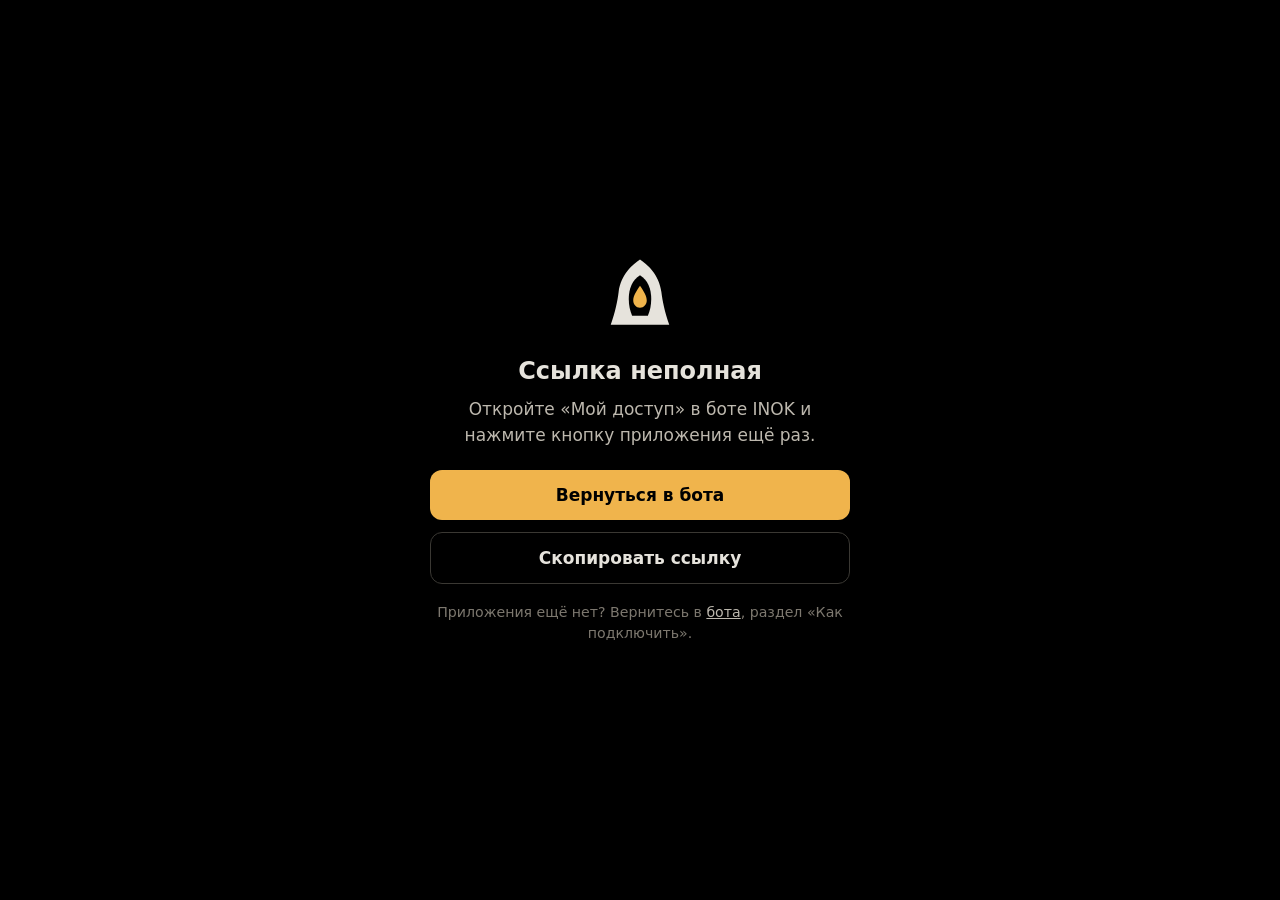
<file: add/index.html>
<!doctype html>
<html lang="ru">
<head>
<meta charset="utf-8">
<meta name="viewport" content="width=device-width, initial-scale=1">
<meta name="robots" content="noindex">
<title>INOK — добавить подписку</title>
<link rel="icon" href="/static/img/favicon.svg" type="image/svg+xml">
<style>
  /* страница-переходник: Telegram не открывает happ:// и подобные ссылки из кнопок, а браузер открывает */
  :root { color-scheme: dark; }
  body { margin: 0; min-height: 100vh; display: grid; place-items: center; background: #000; color: #E6E3DC;
         font: 17px/1.5 system-ui, -apple-system, "Segoe UI", sans-serif; padding: 24px; box-sizing: border-box; }
  main { max-width: 420px; width: 100%; text-align: center; }
  svg { width: 72px; height: 72px; }
  h1 { font-size: 24px; margin: 18px 0 8px; font-weight: 600; }
  p { color: #BDB8AE; margin: 0 0 22px; }
  a.btn, button { display: block; width: 100%; box-sizing: border-box; padding: 15px 18px; margin: 0 0 12px; border-radius: 12px;
                  font: 600 17px system-ui, sans-serif; text-decoration: none; cursor: pointer; border: 0; }
  a.btn { background: #F0B44C; color: #000; }
  button { background: transparent; color: #E6E3DC; border: 1px solid #3a3833; }
  small { display: block; color: #7d786f; margin-top: 18px; }
  small a { color: #BDB8AE; }
</style>
</head>
<body>
<main>
  <svg viewBox="0 0 32 32" aria-hidden="true">
    <path d="M16 1.5C13 3.5 7.5 8 6.5 16 6 20 5 25 3 30.5H29C27 25 26 20 25.5 16 24.5 8 19 3.5 16 1.5Z" fill="#E6E3DC"/>
    <path d="M16 8.5C12.6 10.5 11 14.5 11 19 11 22 11.6 24.5 12.5 26.5H19.5C20.4 24.5 21 22 21 19 21 14.5 19.4 10.5 16 8.5Z" fill="#000"/>
    <path d="M16 13.2C17.7 15.8 19 17.6 19 19.8 19 21.6 17.7 23 16 23S13 21.6 13 19.8C13 17.6 14.3 15.8 16 13.2Z" fill="#F0B44C"/>
  </svg>
  <h1 id="title">Открываем приложение…</h1>
  <p id="lead">Если ничего не произошло, нажмите кнопку ниже. Приложение должно быть уже установлено.</p>
  <a class="btn" id="open" href="#">Открыть в приложении</a>
  <button type="button" id="copy">Скопировать ссылку</button>
  <small>Приложения ещё нет? Вернитесь в <a href="https://t.me/inokvpn_bot?start=apps">бота</a>, раздел «Как подключить».</small>
</main>
<script>
  // ссылка-подписка лежит после # и не уходит на сервер; ?app= говорит, какое приложение открыть
  const SCHEMES = { happ: "happ://add/", v2raytun: "v2raytun://import/", hiddify: "hiddify://import/" };
  const NAMES = { happ: "Happ", v2raytun: "v2RayTun", hiddify: "Hiddify" };
  const app = new URLSearchParams(location.search).get("app");
  const sub = decodeURIComponent(location.hash.slice(1));
  const ok = SCHEMES[app] && /^https:\/\//.test(sub);
  const $ = (id) => document.getElementById(id);
  if (!ok) {
    $("title").textContent = "Ссылка неполная";
    $("lead").textContent = "Откройте «Мой доступ» в боте INOK и нажмите кнопку приложения ещё раз.";
    $("open").href = "https://t.me/inokvpn_bot?start=key";
    $("open").textContent = "Вернуться в бота";
    $("copy").hidden = true;
  } else {
    const deeplink = SCHEMES[app] + sub;
    $("title").textContent = "Открываем " + NAMES[app] + "…";
    $("open").href = deeplink;
    $("open").textContent = "Открыть в " + NAMES[app];
    $("copy").addEventListener("click", async () => {
      try { await navigator.clipboard.writeText(sub); $("copy").textContent = "Скопировано"; }
      catch { prompt("Скопируйте ссылку:", sub); }
    });
    setTimeout(() => { location.href = deeplink; }, 300);
  }
</script>
</body>
</html>
</file>
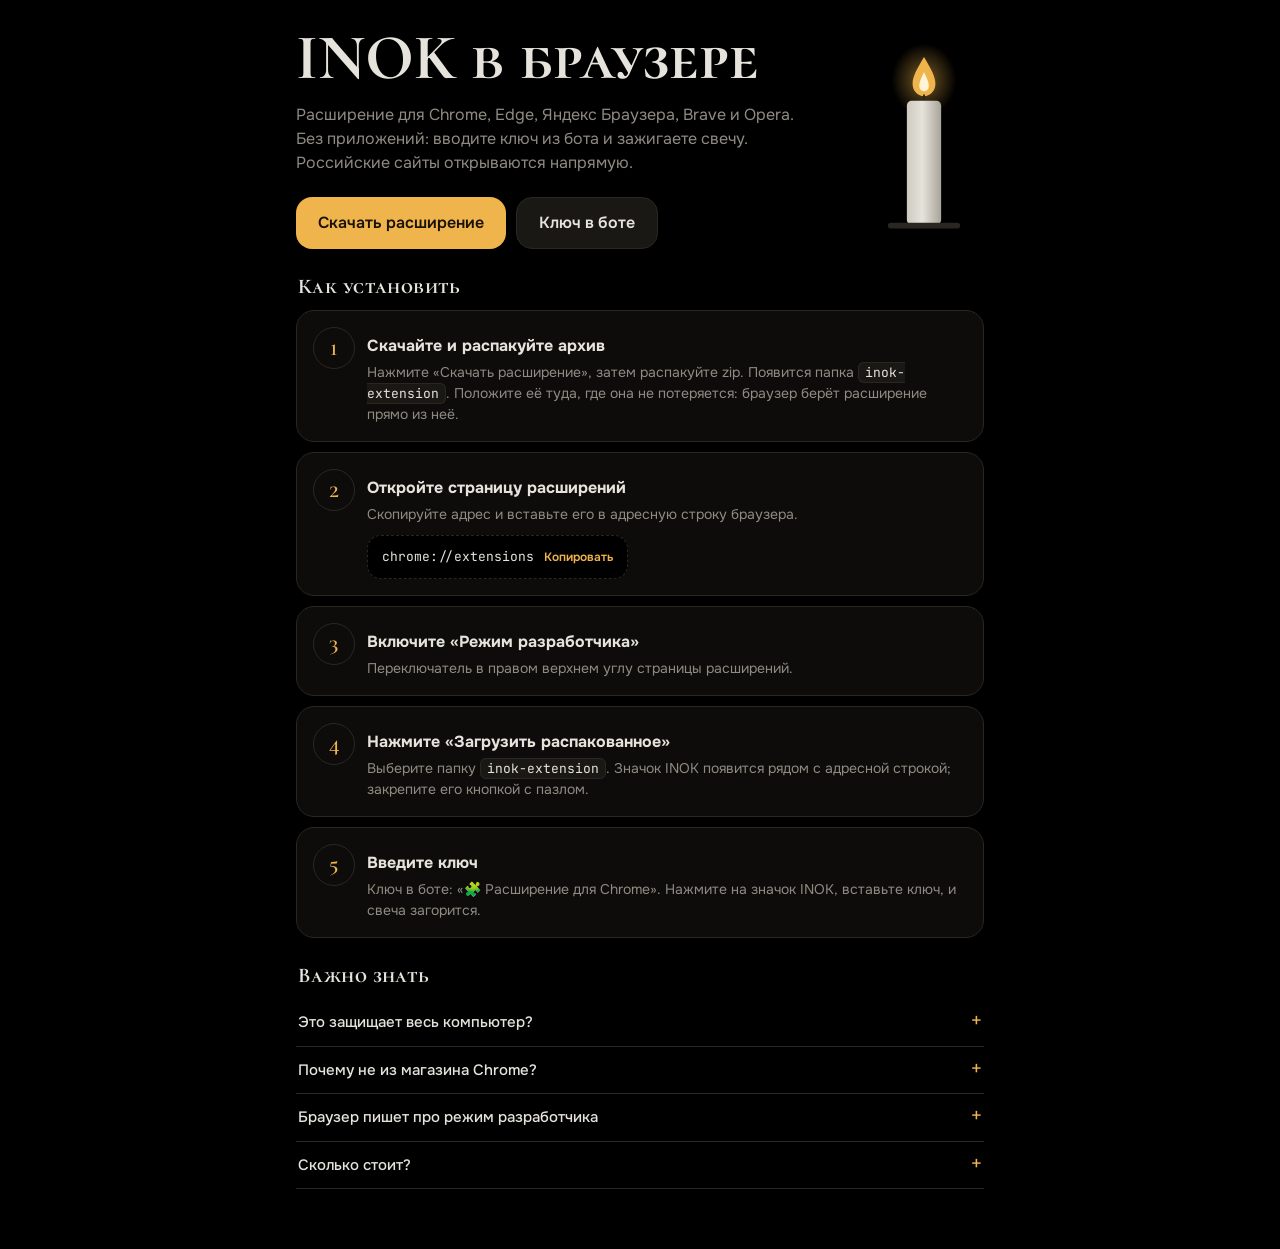
<file: static/ext/index.html>
<!doctype html>
<html lang="ru">
<head>
  <meta charset="utf-8">
  <meta name="viewport" content="width=device-width, initial-scale=1">
  <title>INOK для Chrome</title>
  <meta name="description" content="Расширение INOK: VPN прямо в браузере, один ключ и одна кнопка.">
  <meta name="theme-color" content="#000000">
  <link rel="icon" href="/static/img/favicon.svg" type="image/svg+xml">
  <link rel="preconnect" href="https://fonts.googleapis.com">
  <link rel="preconnect" href="https://fonts.gstatic.com" crossorigin>
  <link href="https://fonts.googleapis.com/css2?family=Cormorant+Unicase:wght@600;700&family=Onest:wght@400;500;600&family=JetBrains+Mono:wght@400;500&display=swap&subset=cyrillic" rel="stylesheet">
  <link rel="stylesheet" href="/static/tg/app.css?v=2">
  <style>
    #app { max-width: 720px; padding-top: 28px; padding-bottom: 60px; }
    .hero { display: grid; grid-template-columns: 1fr auto; gap: 24px; align-items: center; margin-bottom: 8px; }
    .hero h1 { font: 700 clamp(40px, 8vw, 64px)/.95 var(--serif); margin: 0 0 14px; }
    .hero p { color: var(--ash); max-width: 46ch; margin: 0 0 22px; font-size: 16px; }
    .hero .candle { width: 120px; height: 200px; }
    .dl { display: flex; gap: 10px; flex-wrap: wrap; }
    .dl .btn { width: auto; padding: 0 22px; }
    ol.how { list-style: none; counter-reset: s; padding: 0; margin: 0; display: grid; gap: 10px; }
    ol.how li { counter-increment: s; display: grid; grid-template-columns: 40px 1fr; gap: 14px; align-items: start; background: var(--coal); border: 1px solid var(--line); border-radius: 18px; padding: 16px; }
    ol.how li::before { content: counter(s); width: 40px; height: 40px; border-radius: 50%; display: grid; place-items: center; font: 600 22px var(--serif); color: var(--candle); border: 1px solid var(--line); }
    ol.how b { display: block; margin: 7px 0 4px; font-size: 16px; }
    ol.how p { margin: 0; color: var(--ash); font-size: 14px; }
    ol.how .copy { margin-top: 10px; width: auto; display: inline-flex; word-break: normal; white-space: nowrap; }
    kbd { font: 13px var(--mono); background: var(--soot); border: 1px solid var(--line); border-radius: 6px; padding: 1px 6px; color: var(--bone); }
    @media (max-width: 560px) { .hero { grid-template-columns: 1fr; } .hero .candle { display: none; } }
  </style>
</head>
<body>
  <main id="app">
    <section class="hero">
      <div>
        <h1>INOK в браузере</h1>
        <p>Расширение для Chrome, Edge, Яндекс Браузера, Brave и Opera. Без приложений: вводите ключ из бота и зажигаете свечу. Российские сайты открываются напрямую.</p>
        <div class="dl">
          <a class="btn btn-gold" href="/static/ext/inok-extension.zip" download>Скачать расширение</a>
          <a class="btn btn-line" href="https://t.me/inokvpn_bot?start=ext" target="_blank" rel="noopener">Ключ в боте</a>
        </div>
      </div>
      <svg class="candle" viewBox="0 0 112 210" aria-hidden="true">
        <defs><radialGradient id="h"><stop offset="0" stop-color="#F0B44C" stop-opacity=".5"/><stop offset="1" stop-color="#F0B44C" stop-opacity="0"/></radialGradient>
        <linearGradient id="w" x1="0" x2="1"><stop offset="0" stop-color="#cfcabf"/><stop offset=".45" stop-color="#E6E3DC"/><stop offset="1" stop-color="#a9a499"/></linearGradient></defs>
        <ellipse class="halo" cx="56" cy="44" rx="34" ry="38" fill="url(#h)"/>
        <path class="flame" d="M56 20C63 32 68 40 68 48 68 56 62 61 56 61 50 61 44 56 44 48 44 40 49 32 56 20Z" fill="#F0B44C"/>
        <path class="flame" d="M56 36C59 42 61 46 61 50 61 54 59 56 56 56 53 56 51 54 51 50 51 46 53 42 56 36Z" fill="#fff4d6"/>
        <rect x="55" y="59" width="2" height="8" rx="1" fill="#2a2723"/>
        <rect x="38" y="66" width="36" height="130" rx="5" fill="url(#w)"/>
        <rect x="18" y="194" width="76" height="6" rx="3" fill="#2a2723"/>
      </svg>
    </section>

    <div class="block">
      <h3>Как установить</h3>
      <ol class="how">
        <li><div><b>Скачайте и распакуйте архив</b><p>Нажмите «Скачать расширение», затем распакуйте zip. Появится папка <kbd>inok-extension</kbd>. Положите её туда, где она не потеряется: браузер берёт расширение прямо из неё.</p></div></li>
        <li><div><b>Откройте страницу расширений</b><p>Скопируйте адрес и вставьте его в адресную строку браузера.</p><button class="copy" data-copy="chrome://extensions">chrome://extensions<em>Копировать</em></button></div></li>
        <li><div><b>Включите «Режим разработчика»</b><p>Переключатель в правом верхнем углу страницы расширений.</p></div></li>
        <li><div><b>Нажмите «Загрузить распакованное»</b><p>Выберите папку <kbd>inok-extension</kbd>. Значок INOK появится рядом с адресной строкой; закрепите его кнопкой с пазлом.</p></div></li>
        <li><div><b>Введите ключ</b><p>Ключ в боте: «🧩 Расширение для Chrome». Нажмите на значок INOK, вставьте ключ, и свеча загорится.</p></div></li>
      </ol>
    </div>

    <div class="block">
      <h3>Важно знать</h3>
      <details class="faq"><summary>Это защищает весь компьютер?</summary><p>Нет, только браузер. Для всех программ и телефона используйте приложение по ссылке-подписке из бота.</p></details>
      <details class="faq"><summary>Почему не из магазина Chrome?</summary><p>Мы готовим публикацию в Chrome Web Store. Пока расширение ставится вручную, это безопасно: весь код открыт в папке, которую вы скачали.</p></details>
      <details class="faq"><summary>Браузер пишет про режим разработчика</summary><p>Так Chrome предупреждает обо всех расширениях не из магазина. Закройте подсказку: расширение продолжит работать.</p></details>
      <details class="faq"><summary>Сколько стоит?</summary><p>Ничего дополнительно. Ключ работает, пока активна ваша подписка INOK. Не передавайте его другим: ключ привязан к вашему аккаунту.</p></details>
    </div>
  </main>
  <div class="toast" id="toast" role="status"></div>
  <script>
    document.addEventListener("click", async (e) => {
      const b = e.target.closest("[data-copy]");
      if (!b) return;
      try { await navigator.clipboard.writeText(b.dataset.copy); } catch (_) {}
      const t = document.getElementById("toast");
      t.textContent = "Скопировано"; t.classList.add("show");
      setTimeout(() => t.classList.remove("show"), 1800);
    });
  </script>
</body>
</html>
</file>
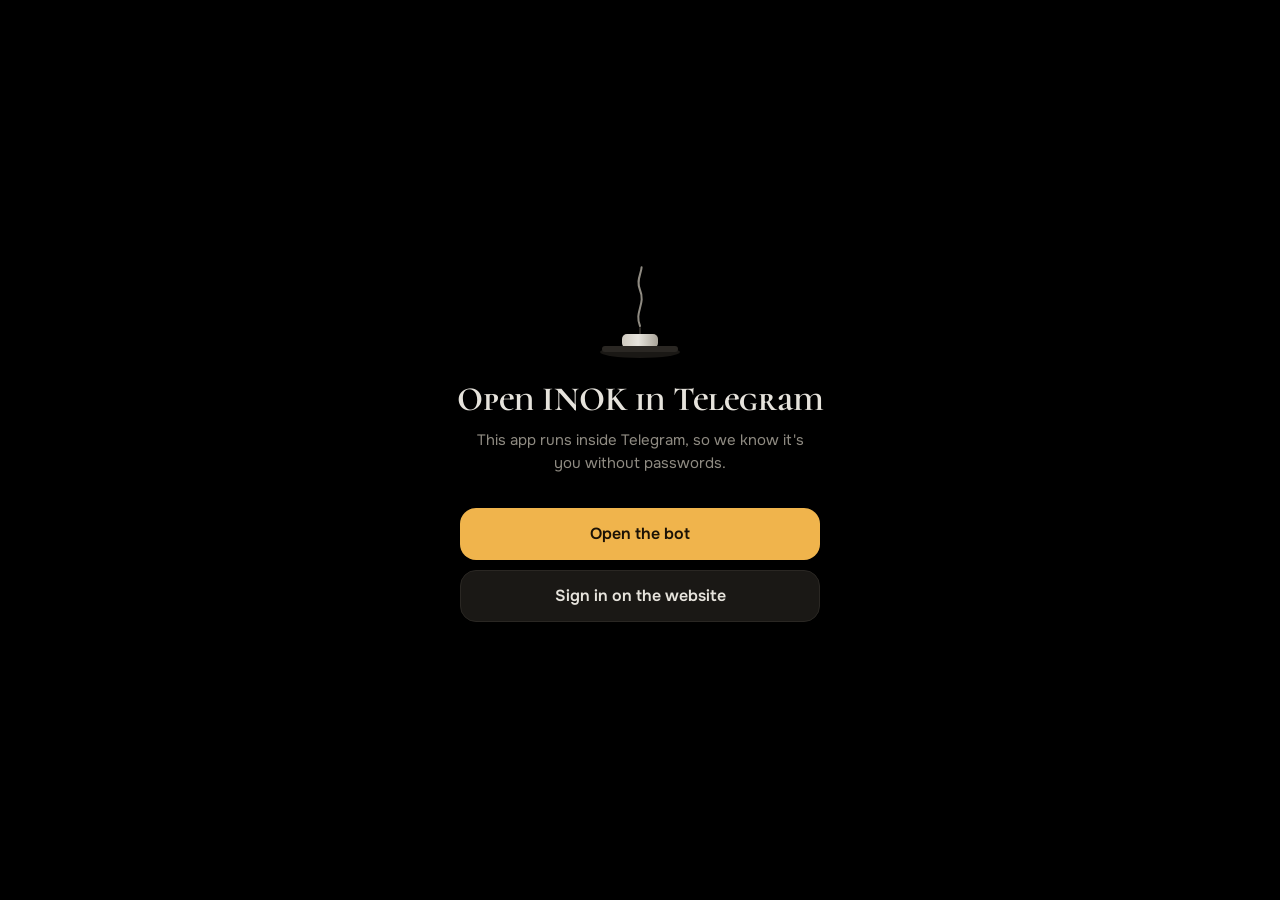
<file: static/tg/index.html>
<!doctype html>
<html lang="ru">
<head>
  <meta charset="utf-8">
  <meta name="viewport" content="width=device-width, initial-scale=1, viewport-fit=cover, user-scalable=no">
  <title>INOK</title>
  <meta name="theme-color" content="#000000">
  <link rel="icon" href="/static/img/favicon.svg" type="image/svg+xml">
  <link rel="preconnect" href="https://fonts.googleapis.com">
  <link rel="preconnect" href="https://fonts.gstatic.com" crossorigin>
  <link href="https://fonts.googleapis.com/css2?family=Cormorant+Unicase:wght@400;600;700&family=Onest:wght@400;500;600&family=JetBrains+Mono:wght@400;500&display=swap&subset=cyrillic" rel="stylesheet">
  <link rel="stylesheet" href="/static/tg/app.css?v=2">
  <script src="https://telegram.org/js/telegram-web-app.js?59"></script>
</head>
<body>
  <div id="app" aria-live="polite">
    <div class="boot"><svg class="boot-mark" viewBox="0 0 32 32" aria-hidden="true"><path d="M16 1.5C13 3.5 7.5 8 6.5 16 6 20 5 25 3 30.5H29C27 25 26 20 25.5 16 24.5 8 19 3.5 16 1.5Z" fill="#E6E3DC"/><path d="M16 8.5C12.6 10.5 11 14.5 11 19 11 22 11.6 24.5 12.5 26.5H19.5C20.4 24.5 21 22 21 19 21 14.5 19.4 10.5 16 8.5Z" fill="#000"/><path class="boot-flame" d="M16 13.2C17.7 15.8 19 17.6 19 19.8 19 21.6 17.7 23 16 23S13 21.6 13 19.8C13 17.6 14.3 15.8 16 13.2Z" fill="#F0B44C"/></svg></div>
  </div>
  <nav class="tabs" id="tabs" hidden></nav>
  <div class="sheet-wrap" id="sheet" hidden><div class="sheet-bg" data-close></div><div class="sheet" role="dialog" aria-modal="true"></div></div>
  <div class="toast" id="toast" role="status"></div>
  <script src="/static/tg/app.js?v=2"></script>
</body>
</html>
</file>
<file: static/tg/app.css>
/* INOK Mini App. Палитра бренда: чёрный, кость, пепел, свеча — единственный акцент. */
:root {
  --black: #000;
  --coal: #0d0c0a;          /* поверхности чуть светлее фона, тёплые */
  --soot: #1a1815;
  --line: #2a2723;
  --bone: #E6E3DC;
  --ash: #8F8B82;
  --candle: #F0B44C;
  --ember: #c9822a;
  --red: #d26a5c;
  --green: #9cc27a;
  --serif: "Cormorant Unicase", Georgia, serif;
  --sans: "Onest", system-ui, -apple-system, "Segoe UI", sans-serif;
  --mono: "JetBrains Mono", ui-monospace, Menlo, monospace;
  --safe-b: env(safe-area-inset-bottom, 0px);
}
* { box-sizing: border-box; }
html, body { margin: 0; background: var(--black); color: var(--bone); }
body {
  font: 15px/1.5 var(--sans);
  -webkit-font-smoothing: antialiased;
  -webkit-tap-highlight-color: transparent;
  overscroll-behavior: none;
}
button { font: inherit; color: inherit; background: none; border: 0; padding: 0; cursor: pointer; }
a { color: var(--candle); text-decoration: none; }
:focus-visible { outline: 2px solid var(--candle); outline-offset: 2px; border-radius: 6px; }
[hidden] { display: none !important; }

#app { padding: 18px 16px calc(96px + var(--safe-b)); max-width: 560px; margin: 0 auto; min-height: 100vh; }

/* загрузка */
.boot { display: grid; place-items: center; min-height: 80vh; }
.boot-mark { width: 56px; height: 56px; }
.boot-flame { transform-origin: 16px 23px; animation: flick 1.6s ease-in-out infinite; }

/* шапка экрана */
.head { display: flex; align-items: baseline; justify-content: space-between; margin: 4px 2px 18px; }
.head h1 { font: 700 30px/1 var(--serif); letter-spacing: .02em; margin: 0; }
.head .sub { color: var(--ash); font-size: 13px; }

/* герой: свеча и срок */
.altar {
  position: relative; display: grid; grid-template-columns: 112px 1fr; gap: 18px; align-items: end;
  padding: 22px 20px 20px; border-radius: 26px; overflow: hidden;
  background: radial-gradient(120% 90% at 18% 20%, rgba(240,180,76,.16), transparent 60%), var(--coal);
  border: 1px solid var(--line);
}
.altar.out { background: radial-gradient(120% 90% at 18% 20%, rgba(143,139,130,.10), transparent 60%), var(--coal); }
.candle { width: 112px; height: 210px; display: block; }
.candle .wax { transition: y .9s cubic-bezier(.2,.8,.2,1), height .9s cubic-bezier(.2,.8,.2,1); }
.candle .flame { transform-box: fill-box; transform-origin: 50% 100%; animation: flick 2.4s ease-in-out infinite; }
.candle .halo { animation: breathe 3.2s ease-in-out infinite; transform-box: fill-box; transform-origin: center; }
.candle .smoke { stroke-dasharray: 60; animation: smoke 3.5s ease-out infinite; }
@keyframes flick { 0%,100% { transform: scale(1, 1) rotate(0); } 30% { transform: scale(.94, 1.06) rotate(-2deg); } 60% { transform: scale(1.04, .95) rotate(1.5deg); } }
@keyframes breathe { 0%,100% { opacity: .75; transform: scale(1); } 50% { opacity: 1; transform: scale(1.08); } }
@keyframes smoke { 0% { stroke-dashoffset: 60; opacity: 0; } 30% { opacity: .5; } 100% { stroke-dashoffset: -60; opacity: 0; } }

.vigil { padding-bottom: 6px; min-width: 0; }
.vigil .state { font: 500 12px/1 var(--mono); color: var(--candle); letter-spacing: .04em; display: inline-flex; gap: 7px; align-items: center; }
.vigil .state i { width: 7px; height: 7px; border-radius: 50%; background: currentColor; box-shadow: 0 0 10px currentColor; }
.altar.out .vigil .state { color: var(--ash); }
.altar.out .vigil .state i { box-shadow: none; }
.vigil .big { font: 600 76px/.9 var(--serif); margin: 12px 0 2px; letter-spacing: -.01em; font-variant-numeric: lining-nums; }
.vigil .big small { font: 500 18px/1 var(--sans); color: var(--ash); margin-left: 6px; letter-spacing: 0; }
.vigil .until { color: var(--ash); font-size: 13px; }
.vigil h2 { font: 700 30px/1.05 var(--serif); margin: 10px 0 8px; }
.vigil p { color: var(--ash); margin: 0; font-size: 14px; }

.meters { display: grid; grid-template-columns: repeat(3, 1fr); gap: 1px; margin-top: 14px; background: var(--line); border-radius: 18px; overflow: hidden; border: 1px solid var(--line); }
.meter { background: var(--coal); padding: 12px 12px 11px; }
.meter b { display: block; font: 500 17px/1.2 var(--mono); }
.meter span { color: var(--ash); font-size: 12px; }
.meter .dot { display: inline-block; width: 7px; height: 7px; border-radius: 50%; background: var(--ash); margin-right: 6px; vertical-align: 2px; }
.meter .dot.on { background: var(--green); box-shadow: 0 0 8px var(--green); }

/* кнопки */
.btn {
  display: flex; align-items: center; justify-content: center; gap: 8px; width: 100%;
  min-height: 52px; padding: 0 18px; border-radius: 16px; font-weight: 600; font-size: 16px;
  transition: transform .12s, background .2s, opacity .2s;
}
.btn:active { transform: scale(.98); }
.btn[disabled] { opacity: .45; pointer-events: none; }
.btn-gold { background: var(--candle); color: #1b1206; }
.btn-line { border: 1px solid var(--line); background: var(--soot); color: var(--bone); }
.btn-sm { min-height: 40px; font-size: 14px; border-radius: 12px; width: auto; padding: 0 14px; }
.row { display: flex; gap: 10px; }
.row > * { flex: 1; }
.stack { display: grid; gap: 10px; margin-top: 14px; }

/* блоки */
.block { margin-top: 26px; }
.block > h3 { font: 700 21px/1.1 var(--serif); margin: 0 2px 12px; letter-spacing: .02em; }
.card { background: var(--coal); border: 1px solid var(--line); border-radius: 20px; padding: 16px; }
.card + .card { margin-top: 10px; }
.muted { color: var(--ash); }
.small { font-size: 13px; }
.note { border-left: 2px solid var(--candle); padding: 2px 0 2px 12px; color: var(--bone); margin: 14px 2px 0; font-size: 14px; }

.copy {
  display: flex; align-items: center; gap: 10px; width: 100%; text-align: left;
  background: var(--black); border: 1px dashed var(--line); border-radius: 14px; padding: 12px 14px;
  font: 13px/1.4 var(--mono); color: var(--bone); word-break: break-all;
}
.copy em { margin-left: auto; font: 600 12px var(--sans); color: var(--candle); font-style: normal; white-space: nowrap; }

/* выбор устройства */
.chips { display: flex; gap: 8px; overflow-x: auto; padding: 2px 2px 6px; margin: 0 -16px; padding-inline: 16px; scrollbar-width: none; }
.chips::-webkit-scrollbar { display: none; }
.chip { flex: none; padding: 9px 14px; border-radius: 999px; border: 1px solid var(--line); background: var(--coal); color: var(--ash); font-size: 14px; }
.chip.on { background: var(--bone); color: var(--black); border-color: var(--bone); font-weight: 600; }

.app-item { display: grid; grid-template-columns: 44px 1fr; gap: 12px; align-items: start; }
.app-ico { width: 44px; height: 44px; border-radius: 12px; background: var(--soot); display: grid; place-items: center; font: 700 18px var(--serif); color: var(--candle); border: 1px solid var(--line); }
.app-item h4 { margin: 2px 0 2px; font-size: 16px; }
.app-item p { margin: 0; color: var(--ash); font-size: 13px; }
.app-acts { display: flex; gap: 8px; margin-top: 12px; flex-wrap: wrap; }
.steps { margin: 12px 0 0; padding-left: 20px; color: var(--ash); font-size: 13px; }
.steps li { margin: 3px 0; }
.qr { background: var(--bone); border-radius: 18px; padding: 10px; width: 220px; margin: 0 auto; }
.qr svg { display: block; width: 100%; height: auto; }

/* тарифы */
.plan { display: grid; grid-template-columns: 1fr auto; align-items: center; gap: 4px 12px; width: 100%; text-align: left; padding: 18px; border-radius: 20px; background: var(--coal); border: 1px solid var(--line); transition: border-color .2s; }
.plan + .plan { margin-top: 10px; }
.plan.pick { border-color: var(--candle); background: linear-gradient(160deg, rgba(240,180,76,.10), transparent 55%), var(--coal); }
.plan .t { font: 700 22px/1.1 var(--serif); }
.plan .n { color: var(--ash); font-size: 13px; grid-column: 1; }
.plan .p { grid-row: 1 / span 2; grid-column: 2; text-align: right; font: 500 24px/1 var(--mono); }
.plan .p s { display: block; font-size: 13px; color: var(--ash); margin-bottom: 3px; }
.plan .p small { display: block; font: 12px var(--sans); color: var(--ash); margin-top: 4px; }
.tag { display: inline-block; margin-left: 8px; padding: 2px 8px; border-radius: 999px; background: var(--candle); color: #1b1206; font: 600 11px/1.5 var(--sans); vertical-align: 3px; }
.feat { list-style: none; padding: 0; margin: 16px 2px 0; display: grid; gap: 8px; color: var(--ash); font-size: 14px; }
.feat li::before { content: ""; display: inline-block; width: 6px; height: 6px; border-radius: 50%; background: var(--candle); margin-right: 10px; vertical-align: 2px; }

.field { display: flex; gap: 8px; }
.field input {
  flex: 1; min-width: 0; height: 48px; padding: 0 14px; border-radius: 14px; border: 1px solid var(--line);
  background: var(--black); color: var(--bone); font: 15px var(--mono); text-transform: uppercase;
}
.field input::placeholder { color: #57534c; text-transform: none; font-family: var(--sans); }
.field .btn { width: auto; min-height: 48px; }

/* заказ */
.order-sum { font: 600 54px/1 var(--serif); margin: 4px 0 2px; }
.kv { display: grid; grid-template-columns: auto 1fr; gap: 10px 14px; margin: 14px 0 0; font-size: 14px; }
.kv dt { color: var(--ash); }
.kv dd { margin: 0; }
.drop { display: grid; place-items: center; gap: 4px; padding: 22px 16px; border: 1px dashed var(--ash); border-radius: 18px; text-align: center; cursor: pointer; }
.drop b { font-weight: 600; }
.drop span { color: var(--ash); font-size: 13px; }
.drop input { position: absolute; opacity: 0; width: 1px; height: 1px; }
.pending { display: flex; gap: 12px; align-items: center; }
.pending .orb { flex: none; width: 34px; height: 34px; border-radius: 50%; background: radial-gradient(circle, var(--candle) 0 28%, rgba(240,180,76,.25) 30% 60%, transparent 62%); animation: breathe 2s ease-in-out infinite; }

/* друзья */
.ref-num { font: 600 64px/1 var(--serif); }
.list-btn { display: flex; align-items: center; gap: 12px; width: 100%; text-align: left; padding: 14px 4px; border-bottom: 1px solid var(--line); }
.list-btn:last-child { border-bottom: 0; }
.list-btn .ic { width: 34px; height: 34px; border-radius: 10px; background: var(--soot); display: grid; place-items: center; flex: none; font-size: 16px; }
.list-btn .tx { flex: 1; }
.list-btn .tx small { display: block; color: var(--ash); font-size: 12px; }
.list-btn .go { color: var(--ash); }
details.faq { border-bottom: 1px solid var(--line); padding: 12px 2px; }
details.faq summary { cursor: pointer; font-weight: 500; list-style: none; display: flex; justify-content: space-between; gap: 10px; }
details.faq summary::after { content: "+"; color: var(--candle); font: 18px/1 var(--mono); }
details.faq[open] summary::after { content: "−"; }
details.faq p { color: var(--ash); margin: 8px 0 0; font-size: 14px; }

/* нижние вкладки */
.tabs {
  position: fixed; left: 0; right: 0; bottom: 0; z-index: 20; display: grid; grid-template-columns: repeat(5, 1fr);
  padding: 8px 6px calc(8px + var(--safe-b)); background: rgba(0,0,0,.86); backdrop-filter: blur(14px); -webkit-backdrop-filter: blur(14px);
  border-top: 1px solid var(--line);
}
.tab { display: grid; justify-items: center; gap: 3px; padding: 6px 0; color: #6d6a63; font-size: 11px; }
.tab svg { width: 22px; height: 22px; }
.tab.on { color: var(--bone); }
.tab.on svg .fl { fill: var(--candle); }

/* нижний лист */
.sheet-wrap { position: fixed; inset: 0; z-index: 40; }
.sheet-bg { position: absolute; inset: 0; background: rgba(0,0,0,.6); animation: fade .2s; }
.sheet {
  position: absolute; left: 0; right: 0; bottom: 0; max-height: 92vh; overflow: auto; max-width: 560px; margin: 0 auto;
  background: var(--coal); border: 1px solid var(--line); border-bottom: 0; border-radius: 26px 26px 0 0;
  padding: 10px 18px calc(22px + var(--safe-b)); animation: rise .28s cubic-bezier(.2,.8,.2,1);
}
.sheet::before { content: ""; display: block; width: 40px; height: 4px; border-radius: 4px; background: var(--line); margin: 0 auto 14px; }
.sheet h2 { font: 700 26px/1.1 var(--serif); margin: 0 0 4px; }
@keyframes rise { from { transform: translateY(40px); opacity: 0; } }
@keyframes fade { from { opacity: 0; } }

.toast {
  position: fixed; left: 50%; bottom: calc(90px + var(--safe-b)); transform: translate(-50%, 20px); z-index: 60;
  background: var(--bone); color: var(--black); padding: 10px 16px; border-radius: 12px; font-weight: 600; font-size: 14px;
  opacity: 0; pointer-events: none; transition: opacity .2s, transform .2s; max-width: calc(100% - 32px); text-align: center;
}
.toast.show { opacity: 1; transform: translate(-50%, 0); }

/* экраны-заглушки (подписка, вне Telegram) */
.gate { min-height: 82vh; display: grid; align-content: center; justify-items: center; text-align: center; gap: 12px; padding: 0 10px; }
.gate h1 { font: 700 34px/1.05 var(--serif); margin: 8px 0 0; }
.gate p { color: var(--ash); margin: 0 0 8px; max-width: 34ch; }
.gate .stack { width: 100%; max-width: 360px; }

.fade-in { animation: enter .25s ease-out; }
@keyframes enter { from { opacity: .35; transform: translateY(6px); } }

@media (prefers-reduced-motion: reduce) {
  *, *::before, *::after { animation: none !important; transition: none !important; }
}
@media (max-width: 360px) {
  .altar { grid-template-columns: 88px 1fr; gap: 12px; padding: 18px 14px; }
  .candle { width: 88px; height: 170px; }
  .vigil .big { font-size: 62px; }
}
</file>
